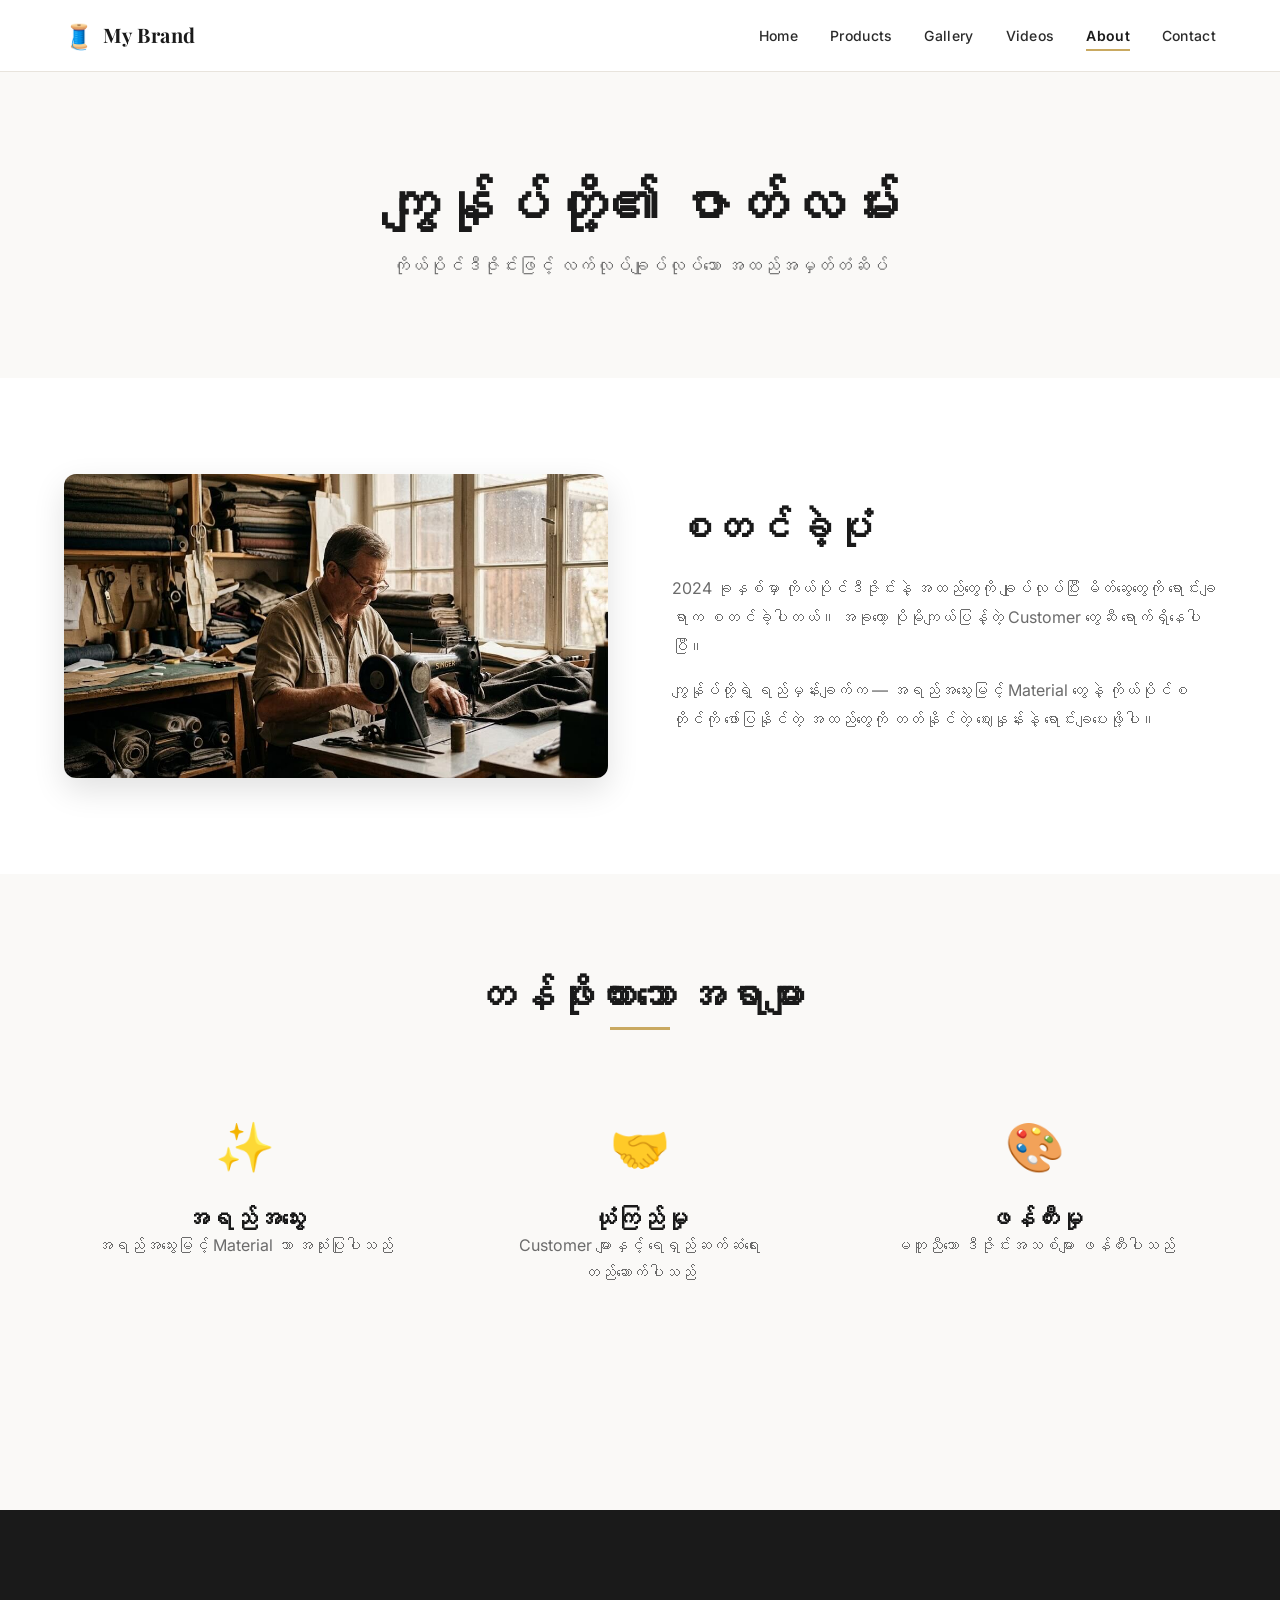
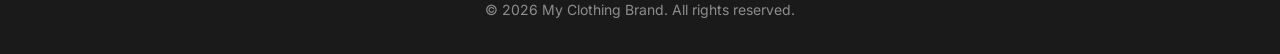
<file: about.html>
<!DOCTYPE html>
<html lang="my">
<head>
  <meta charset="UTF-8">
  <meta name="viewport" content="width=device-width, initial-scale=1.0">

  <title>ကျွန်ုပ်တို့အကြောင်း — My Clothing Brand</title>
  <meta name="description" content="ကျွန်ုပ်တို့၏ ဇာတ်လမ်း၊ Brand စတင်ခဲ့ပုံနှင့် တန်ဖိုးထားသော အရာများ">
  <meta name="robots" content="index, follow">
  <link rel="canonical" href="https://javascript101101-art.github.io/my-clothing-brand/about.html">

  <!-- Open Graph -->
  <meta property="og:type" content="website">
  <meta property="og:url" content="https://javascript101101-art.github.io/my-clothing-brand/about.html">
  <meta property="og:title" content="ကျွန်ုပ်တို့အကြောင်း — My Clothing Brand">
  <meta property="og:description" content="ကျွန်ုပ်တို့၏ ဇာတ်လမ်းနှင့် Brand အကြောင်း">
  <meta property="og:image" content="https://javascript101101-art.github.io/my-clothing-brand/assets/images/team/workshop.jpg">

  <!-- Twitter -->
  <meta name="twitter:card" content="summary_large_image">

  <!-- Favicon -->
  <link rel="icon" type="image/png" href="assets/images/logo/favicon.png">
  <link rel="preconnect" href="https://fonts.googleapis.com">
  <link rel="preconnect" href="https://fonts.gstatic.com" crossorigin>

  <!-- Stylesheets -->
  <link rel="stylesheet" href="css/variables.css">
  <link rel="stylesheet" href="css/style.css">
  <link rel="stylesheet" href="css/responsive.css">
  <link rel="stylesheet" href="css/animations.css">

  <!-- Structured Data — AboutPage -->
  <script type="application/ld+json">
  {
    "@context": "https://schema.org",
    "@type": "AboutPage",
    "name": "About My Clothing Brand",
    "url": "https://javascript101101-art.github.io/my-clothing-brand/about.html"
  }
  </script>
</head>
<body>

  <header class="header" id="header">
    <div class="header__inner">
      <a href="index.html" class="logo">
        <span class="logo__icon">🧵</span>
        <span>My Brand</span>
      </a>
      <button class="menu-toggle" id="menuToggle" aria-label="Menu">
        <span></span><span></span><span></span>
      </button>
      <nav class="nav" id="nav">
        <a href="index.html" class="nav__link">Home</a>
        <a href="products.html" class="nav__link">Products</a>
        <a href="gallery.html" class="nav__link">Gallery</a>
        <a href="videos.html" class="nav__link">Videos</a>
        <a href="about.html" class="nav__link active">About</a>
        <a href="contact.html" class="nav__link">Contact</a>
      </nav>
    </div>
  </header>

  <section class="section">
    <div class="container-narrow text-center">
      <h1 style="margin-bottom: var(--space-md);">ကျွန်ုပ်တို့၏ ဇာတ်လမ်း</h1>
      <p style="font-size: var(--text-lg);">
        ကိုယ်ပိုင်ဒီဇိုင်းဖြင့် လက်လုပ်ချုပ်လုပ်သော အထည်အမှတ်တံဆိပ်
      </p>
    </div>
  </section>

  <section class="section" style="background: var(--color-surface);">
    <div class="container">
      <div class="story">
        <div class="story__image">
          <img src="assets/images/team/workshop.jpg" alt="Workshop" loading="lazy">
        </div>
        <div class="story__content">
          <h2>စတင်ခဲ့ပုံ</h2>
          <p>
            2024 ခုနှစ်မှာ ကိုယ်ပိုင်ဒီဇိုင်းနဲ့ အထည်တွေကို
            ချုပ်လုပ်ပြီး မိတ်ဆွေတွေကို ရောင်းချရာက စတင်ခဲ့ပါတယ်။
            အခုတော့ ပိုမိုကျယ်ပြန့်တဲ့ Customer တွေဆီ ရောက်ရှိနေပါပြီ။
          </p>
          <p>
            ကျွန်ုပ်တို့ရဲ့ ရည်မှန်းချက်က — အရည်အသွေးမြင့် Material တွေနဲ့
            ကိုယ်ပိုင်စတိုင်ကို ဖော်ပြနိုင်တဲ့ အထည်တွေကို
            တတ်နိုင်တဲ့ ဈေးနှုန်းနဲ့ ရောင်းချပေးဖို့ပါ။
          </p>
        </div>
      </div>
    </div>
  </section>

  <section class="section">
    <div class="container">
      <div class="section-title">
        <h2>တန်ဖိုးထားသော အရာများ</h2>
      </div>

      <div class="product-grid" style="grid-template-columns: repeat(auto-fit, minmax(240px, 1fr));">
        <div style="text-align: center; padding: var(--space-xl);">
          <div style="font-size: 3rem; margin-bottom: var(--space-md);">✨</div>
          <h3>အရည်အသွေး</h3>
          <p>အရည်အသွေးမြင့် Material သာ အသုံးပြုပါသည်</p>
        </div>
        <div style="text-align: center; padding: var(--space-xl);">
          <div style="font-size: 3rem; margin-bottom: var(--space-md);">🤝</div>
          <h3>ယုံကြည်မှု</h3>
          <p>Customer များနှင့် ရေရှည်ဆက်ဆံရေး တည်ဆောက်ပါသည်</p>
        </div>
        <div style="text-align: center; padding: var(--space-xl);">
          <div style="font-size: 3rem; margin-bottom: var(--space-md);">🎨</div>
          <h3>ဖန်တီးမှု</h3>
          <p>မတူညီသော ဒီဇိုင်းအသစ်များ ဖန်တီးပါသည်</p>
        </div>
      </div>
    </div>
  </section>

  <footer class="footer">
    <div class="container">
      <div class="footer__bottom" style="border: none;">
        © 2026 My Clothing Brand. All rights reserved.
      </div>
    </div>
  </footer>

  <script src="js/main.js"></script>
  <script src="js/animations.js"></script>
  
</body>
</html>
</file>
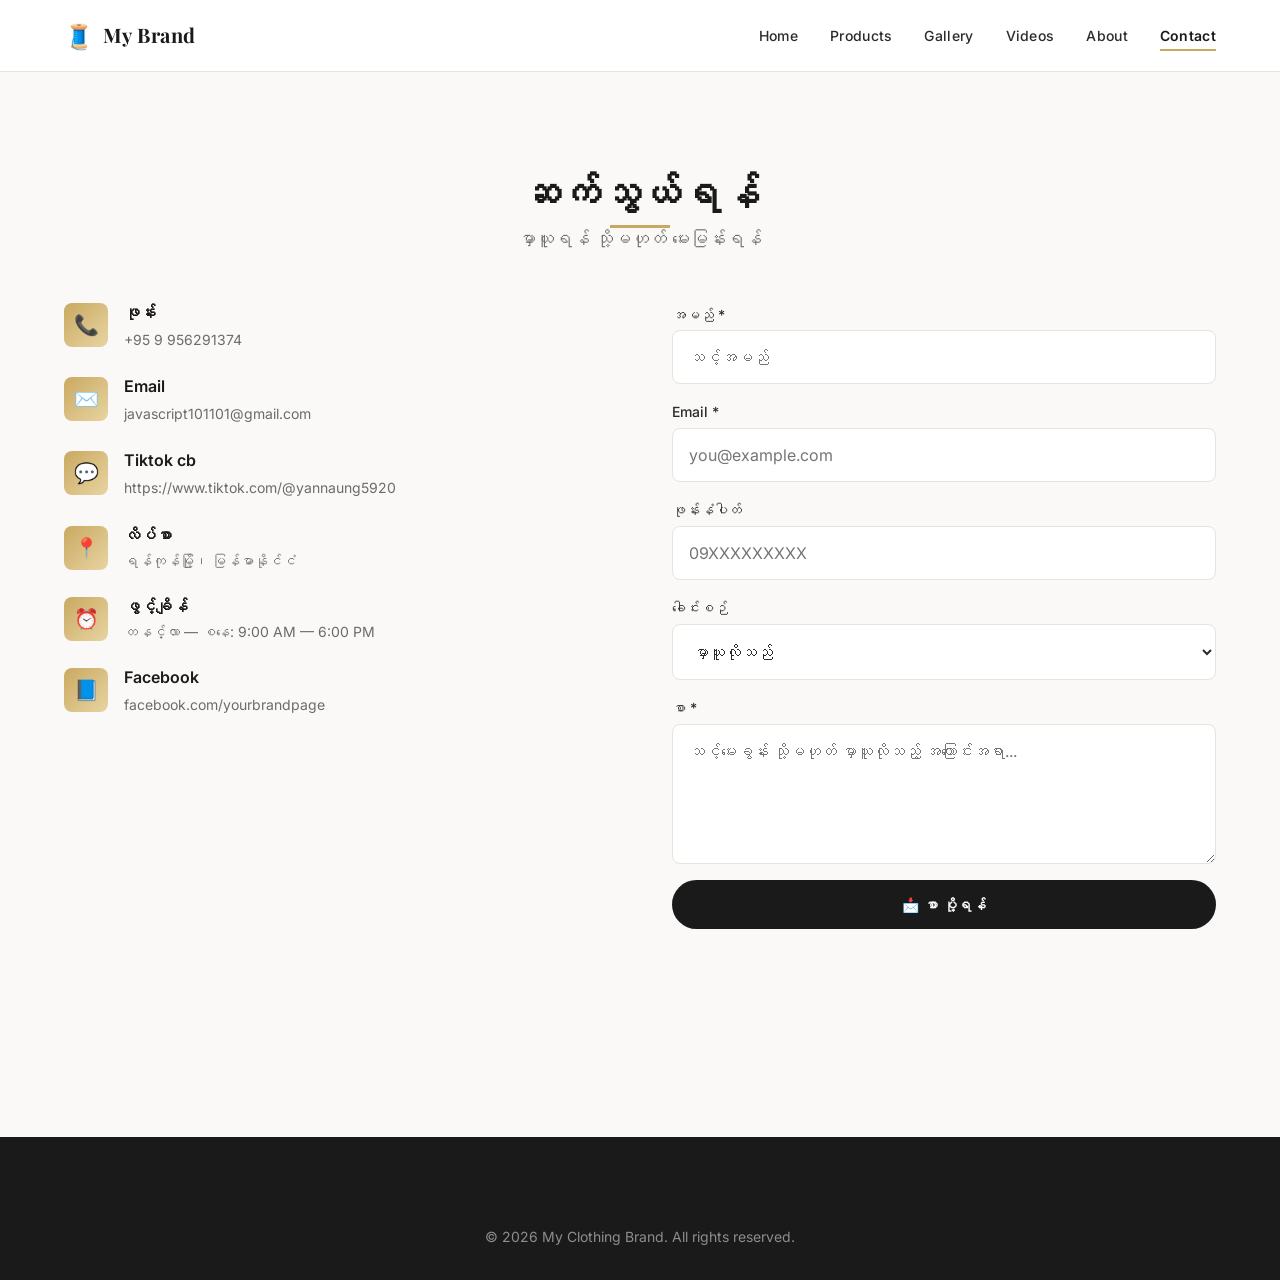
<file: contact.html>
<!DOCTYPE html>
<html lang="my">
<head>
  <meta charset="UTF-8">
  <meta name="viewport" content="width=device-width, initial-scale=1.0">

  <title>ဆက်သွယ်ရန် — My Clothing Brand</title>
  <meta name="description" content="မှာယူရန် သို့မဟုတ် မေးမြန်းရန် ဆက်သွယ်ပါ။ ဖုန်း၊ Viber၊ Messenger၊ Email">
  <meta name="robots" content="index, follow">
  <link rel="preconnect" href="https://fonts.googleapis.com">
  <link rel="preconnect" href="https://fonts.gstatic.com" crossorigin>
  <link rel="canonical" href="https://javascript101101-art.github.io/my-clothing-brand/contact.html">

  <!-- Open Graph -->
  <meta property="og:type" content="website">
  <meta property="og:url" content="https://javascript101101-art.github.io/my-clothing-brand/contact.html">
  <meta property="og:title" content="ဆက်သွယ်ရန် — My Clothing Brand">
  <meta property="og:description" content="မှာယူရန် သို့မဟုတ် မေးမြန်းရန် ဆက်သွယ်ပါ">
  <meta property="og:image" content="https://javascript101101-art.github.io/my-clothing-brand/assets/images/banners/hero-bg.jpg">

  <!-- Twitter -->
  <meta name="twitter:card" content="summary_large_image">

  <!-- Favicon -->
  <link rel="icon" type="image/png" href="assets/images/logo/favicon.png">

  <!-- Stylesheets -->
  <link rel="stylesheet" href="css/variables.css">
  <link rel="stylesheet" href="css/style.css">
  <link rel="stylesheet" href="css/responsive.css">
  <link rel="stylesheet" href="css/animations.css">

  <!-- Structured Data — ContactPage -->
  <script type="application/ld+json">
  {
    "@context": "https://schema.org",
    "@type": "ContactPage",
    "name": "Contact My Clothing Brand",
    "url": "https://javascript101101-art.github.io/my-clothing-brand/contact.html"
  }
  </script>
</head>
<body>

  <!-- ===== Header ===== -->
  <header class="header" id="header">
    <div class="header__inner">
      <a href="index.html" class="logo">
        <span class="logo__icon">🧵</span>
        <span>My Brand</span>
      </a>

      <button class="menu-toggle" id="menuToggle" aria-label="Menu">
        <span></span>
        <span></span>
        <span></span>
      </button>

      <nav class="nav" id="nav">
        <a href="index.html" class="nav__link">Home</a>
        <a href="products.html" class="nav__link">Products</a>
        <a href="gallery.html" class="nav__link">Gallery</a>
        <a href="videos.html" class="nav__link">Videos</a>
        <a href="about.html" class="nav__link">About</a>
        <a href="contact.html" class="nav__link active">Contact</a>
      </nav>
    </div>
  </header>

  <!-- ===== Contact Section ===== -->
  <section class="section">
    <div class="container">
      <div class="section-title">
        <h2>ဆက်သွယ်ရန်</h2>
        <p class="subtitle">မှာယူရန် သို့မဟုတ် မေးမြန်းရန်</p>
      </div>

      <div class="contact-grid">
        <!-- ===== Contact Info ===== -->
        <div class="contact-info">
          <div class="contact-info__item">
            <div class="contact-info__icon">📞</div>
            <div class="contact-info__text">
              <h4>ဖုန်း</h4>
              <a href="tel:+959956291374">+95 9 956291374</a>
            </div>
          </div>

          <div class="contact-info__item">
            <div class="contact-info__icon">✉️</div>
            <div class="contact-info__text">
              <h4>Email</h4>
              <a href="mailto:javascript101101@gmail.com">javascript101101@gmail.com</a>
            </div>
          </div>

          <div class="contact-info__item">
            <div class="contact-info__icon">💬</div>
            <div class="contact-info__text">
              <h4>Tiktok cb</h4>
              <a href="https://www.tiktok.com/@yannaung5920" target="_blank" rel="noopener">
                https://www.tiktok.com/@yannaung5920
              </a>
            </div>
          </div>

          <div class="contact-info__item">
            <div class="contact-info__icon">📍</div>
            <div class="contact-info__text">
              <h4>လိပ်စာ</h4>
              <p>ရန်ကုန်မြို့၊ မြန်မာနိုင်ငံ</p>
            </div>
          </div>

          <div class="contact-info__item">
            <div class="contact-info__icon">⏰</div>
            <div class="contact-info__text">
              <h4>ဖွင့်ချိန်</h4>
              <p>တနင်္လာ — စနေ: 9:00 AM — 6:00 PM</p>
            </div>
          </div>

          <div class="contact-info__item">
            <div class="contact-info__icon">📘</div>
            <div class="contact-info__text">
              <h4>Facebook</h4>
              <a href="https://facebook.com/yourbrandpage" target="_blank" rel="noopener">
                facebook.com/yourbrandpage
              </a>
            </div>
          </div>
        </div>

        <!-- ===== Contact Form (Formspree) ===== -->
        <form
          class="form"
          id="contactForm"
          action="https://formspree.io/f/xgaoypza"
          method="POST"
          novalidate
        >
          <!-- ⭐ Honeypot Field — Bot များကို ကာကွယ်ရန် (User မမြင်ရ) -->
          <input type="text" name="_gotcha" style="display:none" tabindex="-1" autocomplete="off">

          <!-- Email Subject (Formspree မှ လက်ခံမည့် Subject) -->
          <input type="hidden" name="_subject" value="New Contact Message from Website">

          <div class="form-group">
            <label class="form-label" for="name">အမည် *</label>
            <input
              type="text"
              id="name"
              name="name"
              class="form-input"
              required
              placeholder="သင့်အမည်"
              autocomplete="name"
            >
          </div>

          <div class="form-group">
            <label class="form-label" for="email">Email *</label>
            <input
              type="email"
              id="email"
              name="email"
              class="form-input"
              required
              placeholder="you@example.com"
              autocomplete="email"
            >
          </div>

          <div class="form-group">
            <label class="form-label" for="phone">ဖုန်းနံပါတ်</label>
            <input
              type="tel"
              id="phone"
              name="phone"
              class="form-input"
              placeholder="09XXXXXXXXX"
              autocomplete="tel"
            >
          </div>

          <div class="form-group">
            <label class="form-label" for="subject">ခေါင်းစဉ်</label>
            <select id="subject" name="subject" class="form-input">
              <option value="မှာယူလိုသည်">မှာယူလိုသည်</option>
              <option value="မေးခွန်းရှိသည်">မေးခွန်းရှိသည်</option>
              <option value="အထည်အရွယ်အစား မေးရန်">အထည်အရွယ်အစား မေးရန်</option>
              <option value="အခြား">အခြား</option>
            </select>
          </div>

          <div class="form-group">
            <label class="form-label" for="message">စာ *</label>
            <textarea
              id="message"
              name="message"
              class="form-textarea"
              required
              placeholder="သင့်မေးခွန်း သို့မဟုတ် မှာယူလိုသည့် အကြောင်းအရာ..."
            ></textarea>
          </div>

          <button type="submit" class="btn btn--primary" id="submitBtn">
            📩 စာ ပို့ရန်
          </button>

          <!-- Form Status Message (JS မှ ဖြည့်မည်) -->
          <div id="formStatus" role="status" aria-live="polite"></div>
        </form>
      </div>
    </div>
  </section>

  <!-- ===== Footer ===== -->
  <footer class="footer">
    <div class="container">
      <div class="footer__bottom" style="border: none;">
        © 2026 My Clothing Brand. All rights reserved.
      </div>
    </div>
  </footer>

  <!-- ===== Scripts ===== -->
  <script src="js/main.js"></script>
  <script src="js/contact.js"></script>
  <script src="js/animations.js"></script>
</body>
</html>
</file>
<file: css/variables.css>
/* ============================================
   Design Tokens — Colors, Fonts, Spacing
   ============================================ */

:root {
  /* ===== Brand Colors ===== */
  --color-primary: #1a1a1a;
  --color-secondary: #c9a961;
  --color-accent: #e63946;
  --color-bg: #faf9f7;
  --color-surface: #ffffff;
  --color-text: #2b2b2b;
  --color-text-light: #6b6b6b;
  --color-text-muted: #9a9a9a;
  --color-border: #e8e4dd;
  --color-success: #2a9d8f;
  --color-error: #e63946;

  /* ===== Gradients ===== */
  --gradient-gold: linear-gradient(135deg, #c9a961 0%, #e8d4a2 100%);
  --gradient-dark: linear-gradient(135deg, #1a1a1a 0%, #2b2b2b 100%);

  /* ===== Typography ===== */
  --font-heading: 'Playfair Display', 'Pyidaungsu', Georgia, serif;
  --font-body: 'Inter', 'Pyidaungsu', -apple-system, BlinkMacSystemFont, sans-serif;

  --text-xs: 0.75rem;
  --text-sm: 0.875rem;
  --text-base: 1rem;
  --text-lg: 1.125rem;
  --text-xl: 1.25rem;
  --text-2xl: 1.5rem;
  --text-3xl: 2rem;
  --text-4xl: 2.5rem;
  --text-5xl: 3.5rem;

  /* ===== Font Weights ===== */
  --fw-light: 300;
  --fw-regular: 400;
  --fw-medium: 500;
  --fw-semibold: 600;
  --fw-bold: 700;

  /* ===== Spacing ===== */
  --space-xs: 0.25rem;
  --space-sm: 0.5rem;
  --space-md: 1rem;
  --space-lg: 1.5rem;
  --space-xl: 2rem;
  --space-2xl: 3rem;
  --space-3xl: 4rem;
  --space-4xl: 6rem;

  /* ===== Border Radius ===== */
  --radius-sm: 4px;
  --radius-md: 8px;
  --radius-lg: 12px;
  --radius-xl: 20px;
  --radius-full: 9999px;

  /* ===== Shadows ===== */
  --shadow-sm: 0 1px 3px rgba(0, 0, 0, 0.06);
  --shadow-md: 0 4px 12px rgba(0, 0, 0, 0.08);
  --shadow-lg: 0 12px 32px rgba(0, 0, 0, 0.12);
  --shadow-xl: 0 24px 48px rgba(0, 0, 0, 0.16);

  /* ===== Transitions ===== */
  --transition-fast: 150ms ease;
  --transition-base: 250ms ease;
  --transition-slow: 400ms ease;

  /* ===== Layout ===== */
  --container-max: 1200px;
  --container-narrow: 800px;
  --header-height: 72px;

  /* ===== Z-Index ===== */
  --z-header: 100;
  --z-modal: 200;
  --z-toast: 300;
}
</file>
<file: css/style.css>
/* ============================================
   Global Styles
   ============================================ */

/* ===== Google Fonts Import ===== */
@import url('https://fonts.googleapis.com/css2?family=Playfair+Display:wght@400;500;600;700&family=Inter:wght@300;400;500;600;700&family=Pyidaungsu:wght@400;700&display=swap');

/* ===== CSS Reset ===== */
*, *::before, *::after {
  margin: 0;
  padding: 0;
  box-sizing: border-box;
}

html {
  scroll-behavior: smooth;
  -webkit-text-size-adjust: 100%;
}

body {
  font-family: var(--font-body);
  font-size: var(--text-base);
  line-height: 1.7;
  color: var(--color-text);
  background: var(--color-bg);
  -webkit-font-smoothing: antialiased;
  overflow-x: hidden;
}

img, video {
  max-width: 100%;
  height: auto;
  display: block;
}

a {
  color: inherit;
  text-decoration: none;
  transition: color var(--transition-fast);
}

button {
  font-family: inherit;
  cursor: pointer;
  border: none;
  background: none;
}

/* ===== Typography ===== */
h1, h2, h3, h4 {
  font-family: var(--font-heading);
  font-weight: var(--fw-semibold);
  line-height: 1.2;
  color: var(--color-primary);
}

h1 { font-size: clamp(2rem, 5vw, var(--text-5xl)); }
h2 { font-size: clamp(1.5rem, 4vw, var(--text-4xl)); }
h3 { font-size: clamp(1.25rem, 3vw, var(--text-2xl)); }
h4 { font-size: var(--text-xl); }

p { color: var(--color-text-light); }

/* ===== Layout ===== */
.container {
  max-width: var(--container-max);
  margin: 0 auto;
  padding: 0 var(--space-lg);
}

.container-narrow {
  max-width: var(--container-narrow);
  margin: 0 auto;
  padding: 0 var(--space-lg);
}

.section {
  padding: var(--space-4xl) 0;
}

.section-title {
  text-align: center;
  margin-bottom: var(--space-2xl);
}

.section-title h2 {
  margin-bottom: var(--space-sm);
}

.section-title .subtitle {
  color: var(--color-text-light);
  font-size: var(--text-lg);
  font-weight: var(--fw-light);
}

/* ===== Header ===== */
.header {
  position: sticky;
  top: 0;
  z-index: var(--z-header);
  background: rgba(255, 255, 255, 0.95);
  backdrop-filter: blur(12px);
  -webkit-backdrop-filter: blur(12px);
  border-bottom: 1px solid var(--color-border);
  height: var(--header-height);
  transition: box-shadow var(--transition-base);
}

.header.scrolled {
  box-shadow: var(--shadow-sm);
}

.header__inner {
  display: flex;
  align-items: center;
  justify-content: space-between;
  height: 100%;
  max-width: var(--container-max);
  margin: 0 auto;
  padding: 0 var(--space-lg);
}

.logo {
  display: flex;
  align-items: center;
  gap: var(--space-sm);
  font-family: var(--font-heading);
  font-size: var(--text-xl);
  font-weight: var(--fw-bold);
  color: var(--color-primary);
  letter-spacing: 0.5px;
}

.logo__icon {
  font-size: var(--text-2xl);
}

/* ===== Navigation ===== */
.nav {
  display: flex;
  align-items: center;
  gap: var(--space-xl);
}

.nav__link {
  font-size: var(--text-sm);
  font-weight: var(--fw-medium);
  color: var(--color-text);
  letter-spacing: 0.3px;
  position: relative;
  padding: var(--space-xs) 0;
}

.nav__link::after {
  content: '';
  position: absolute;
  bottom: 0;
  left: 0;
  width: 0;
  height: 2px;
  background: var(--color-secondary);
  transition: width var(--transition-base);
}

.nav__link:hover::after,
.nav__link.active::after {
  width: 100%;
}

.nav__link.active {
  color: var(--color-primary);
  font-weight: var(--fw-semibold);
}

/* ===== Mobile Menu Toggle ===== */
.menu-toggle {
  display: none;
  flex-direction: column;
  gap: 5px;
  padding: var(--space-sm);
}

.menu-toggle span {
  display: block;
  width: 24px;
  height: 2px;
  background: var(--color-primary);
  transition: transform var(--transition-base), opacity var(--transition-base);
}

.menu-toggle.active span:nth-child(1) {
  transform: translateY(7px) rotate(45deg);
}

.menu-toggle.active span:nth-child(2) {
  opacity: 0;
}

.menu-toggle.active span:nth-child(3) {
  transform: translateY(-7px) rotate(-45deg);
}

/* ===== Buttons ===== */
.btn {
  display: inline-flex;
  align-items: center;
  justify-content: center;
  gap: var(--space-sm);
  padding: var(--space-md) var(--space-xl);
  font-family: var(--font-body);
  font-size: var(--text-sm);
  font-weight: var(--fw-semibold);
  letter-spacing: 0.5px;
  border-radius: var(--radius-full);
  cursor: pointer;
  transition: all var(--transition-base);
  white-space: nowrap;
  text-transform: uppercase;
}

.btn--primary {
  background: var(--color-primary);
  color: var(--color-surface);
}

.btn--primary:hover {
  background: var(--color-secondary);
  color: var(--color-primary);
  transform: translateY(-2px);
  box-shadow: var(--shadow-md);
}

.btn--outline {
  border: 2px solid var(--color-primary);
  color: var(--color-primary);
  background: transparent;
}

.btn--outline:hover {
  background: var(--color-primary);
  color: var(--color-surface);
}

.btn--gold {
  background: var(--gradient-gold);
  color: var(--color-primary);
}

.btn--gold:hover {
  transform: translateY(-2px);
  box-shadow: 0 8px 24px rgba(201, 169, 97, 0.4);
}

.btn--messenger {
  background: #0084ff;
  color: white;
}

.btn--viber {
  background: #7360f2;
  color: white;
}

.btn--phone {
  background: var(--color-success);
  color: white;
}

/* ===== Hero Section ===== */
.hero {
  position: relative;
  min-height: 85vh;
  display: flex;
  align-items: center;
  justify-content: center;
  text-align: center;
  color: var(--color-surface);
  overflow: hidden;
  background: var(--gradient-dark);
}

.hero::before {
  content: '';
  position: absolute;
  inset: 0;
  background-image: url('../assets/images/banners/hero-bg.jpg');
  background-size: cover;
  background-position: center;
  opacity: 0.35;
  z-index: 1;
}

.hero__content {
  position: relative;
  z-index: 2;
  max-width: 800px;
  padding: var(--space-2xl);
}

.hero__title {
  color: var(--color-surface);
  margin-bottom: var(--space-lg);
  font-weight: var(--fw-bold);
  letter-spacing: -0.5px;
}

.hero__title span {
  color: var(--color-secondary);
  font-style: italic;
}

.hero__subtitle {
  color: rgba(255, 255, 255, 0.85);
  font-size: var(--text-lg);
  font-weight: var(--fw-light);
  margin-bottom: var(--space-2xl);
  letter-spacing: 0.5px;
}

.hero__actions {
  display: flex;
  gap: var(--space-md);
  justify-content: center;
  flex-wrap: wrap;
}

/* ===== Product Grid ===== */
.product-grid {
  display: grid;
  grid-template-columns: repeat(auto-fill, minmax(260px, 1fr));
  gap: var(--space-xl);
}

.product-card {
  background: var(--color-surface);
  border-radius: var(--radius-lg);
  overflow: hidden;
  transition: transform var(--transition-base), box-shadow var(--transition-base);
  cursor: pointer;
}

.product-card:hover {
  transform: translateY(-6px);
  box-shadow: var(--shadow-lg);
}

.product-card__image {
  position: relative;
  aspect-ratio: 3/4;
  overflow: hidden;
  background: var(--color-bg);
}

.product-card__image img {
  width: 100%;
  height: 100%;
  object-fit: cover;
  transition: transform var(--transition-slow);
}

.product-card:hover .product-card__image img {
  transform: scale(1.06);
}

.product-card__badge {
  position: absolute;
  top: var(--space-md);
  left: var(--space-md);
  padding: var(--space-xs) var(--space-md);
  background: var(--color-accent);
  color: white;
  font-size: var(--text-xs);
  font-weight: var(--fw-semibold);
  border-radius: var(--radius-full);
  letter-spacing: 0.5px;
  text-transform: uppercase;
}

.product-card__body {
  padding: var(--space-lg);
  text-align: center;
}

.product-card__title {
  font-size: var(--text-base);
  font-weight: var(--fw-semibold);
  margin-bottom: var(--space-xs);
  color: var(--color-primary);
}

.product-card__price {
  font-size: var(--text-lg);
  font-weight: var(--fw-bold);
  color: var(--color-secondary);
  letter-spacing: 0.3px;
}

/* ===== Filter Bar ===== */
.filter-bar {
  display: flex;
  gap: var(--space-sm);
  justify-content: center;
  flex-wrap: wrap;
  margin-bottom: var(--space-2xl);
}

.filter-btn {
  padding: var(--space-sm) var(--space-lg);
  font-size: var(--text-sm);
  font-weight: var(--fw-medium);
  color: var(--color-text-light);
  background: var(--color-surface);
  border: 1px solid var(--color-border);
  border-radius: var(--radius-full);
  transition: all var(--transition-fast);
}

.filter-btn:hover,
.filter-btn.active {
  background: var(--color-primary);
  color: var(--color-surface);
  border-color: var(--color-primary);
}

/* ===== About / Story Block ===== */
.story {
  display: grid;
  grid-template-columns: 1fr 1fr;
  gap: var(--space-3xl);
  align-items: center;
}

.story__image {
  border-radius: var(--radius-lg);
  overflow: hidden;
  box-shadow: var(--shadow-lg);
}

.story__image img {
  width: 100%;
  height: 100%;
  object-fit: cover;
}

.story__content h2 {
  margin-bottom: var(--space-lg);
}

.story__content p {
  margin-bottom: var(--space-md);
  font-size: var(--text-base);
  line-height: 1.8;
}

/* ===== Video Gallery ===== */
.video-grid {
  display: grid;
  grid-template-columns: repeat(auto-fill, minmax(320px, 1fr));
  gap: var(--space-xl);
}

.video-wrapper {
  position: relative;
  padding-bottom: 56.25%; /* 16:9 */
  height: 0;
  overflow: hidden;
  border-radius: var(--radius-lg);
  box-shadow: var(--shadow-md);
}

.video-wrapper iframe {
  position: absolute;
  top: 0;
  left: 0;
  width: 100%;
  height: 100%;
  border: 0;
}

/* ===== Contact Section ===== */
.contact-grid {
  display: grid;
  grid-template-columns: 1fr 1fr;
  gap: var(--space-3xl);
}

.contact-info__item {
  display: flex;
  align-items: flex-start;
  gap: var(--space-md);
  margin-bottom: var(--space-lg);
}

.contact-info__icon {
  width: 44px;
  height: 44px;
  display: flex;
  align-items: center;
  justify-content: center;
  background: var(--gradient-gold);
  border-radius: var(--radius-md);
  font-size: var(--text-xl);
  flex-shrink: 0;
}

.contact-info__text h4 {
  font-size: var(--text-base);
  margin-bottom: var(--space-xs);
  font-family: var(--font-body);
  font-weight: var(--fw-semibold);
}

.contact-info__text p,
.contact-info__text a {
  color: var(--color-text-light);
  font-size: var(--text-sm);
}

.contact-info__text a:hover {
  color: var(--color-secondary);
}

/* ===== Form ===== */
.form {
  display: flex;
  flex-direction: column;
  gap: var(--space-md);
}

.form-group {
  display: flex;
  flex-direction: column;
  gap: var(--space-xs);
}

.form-label {
  font-size: var(--text-sm);
  font-weight: var(--fw-medium);
  color: var(--color-text);
}

.form-input,
.form-textarea {
  padding: var(--space-md);
  font-family: inherit;
  font-size: var(--text-base);
  color: var(--color-text);
  background: var(--color-surface);
  border: 1px solid var(--color-border);
  border-radius: var(--radius-md);
  transition: border-color var(--transition-fast), box-shadow var(--transition-fast);
}

.form-input:focus,
.form-textarea:focus {
  outline: none;
  border-color: var(--color-secondary);
  box-shadow: 0 0 0 3px rgba(201, 169, 97, 0.15);
}

.form-textarea {
  min-height: 140px;
  resize: vertical;
}

/* ===== Footer ===== */
.footer {
  background: var(--color-primary);
  color: rgba(255, 255, 255, 0.75);
  padding: var(--space-3xl) 0 var(--space-xl);
  margin-top: var(--space-4xl);
}

.footer__grid {
  display: grid;
  grid-template-columns: 2fr 1fr 1fr;
  gap: var(--space-2xl);
  margin-bottom: var(--space-2xl);
}

.footer__brand {
  font-family: var(--font-heading);
  font-size: var(--text-xl);
  color: var(--color-surface);
  margin-bottom: var(--space-md);
}

.footer__desc {
  font-size: var(--text-sm);
  line-height: 1.8;
  margin-bottom: var(--space-lg);
}

.footer__title {
  color: var(--color-surface);
  font-family: var(--font-body);
  font-size: var(--text-base);
  font-weight: var(--fw-semibold);
  margin-bottom: var(--space-md);
  text-transform: uppercase;
  letter-spacing: 1px;
}

.footer__links {
  display: flex;
  flex-direction: column;
  gap: var(--space-sm);
  list-style: none;
}

.footer__links a {
  font-size: var(--text-sm);
  color: rgba(255, 255, 255, 0.7);
  transition: color var(--transition-fast);
}

.footer__links a:hover {
  color: var(--color-secondary);
}

.footer__social {
  display: flex;
  gap: var(--space-md);
  margin-top: var(--space-md);
}

.footer__social a {
  width: 40px;
  height: 40px;
  display: flex;
  align-items: center;
  justify-content: center;
  background: rgba(255, 255, 255, 0.08);
  border-radius: var(--radius-full);
  transition: background var(--transition-fast), transform var(--transition-fast);
  font-size: var(--text-lg);
}

.footer__social a:hover {
  background: var(--color-secondary);
  transform: translateY(-3px);
}

.footer__bottom {
  padding-top: var(--space-lg);
  border-top: 1px solid rgba(255, 255, 255, 0.1);
  text-align: center;
  font-size: var(--text-sm);
  color: rgba(255, 255, 255, 0.5);
}

/* ===== Utilities ===== */
.text-center { text-align: center; }
.mt-md { margin-top: var(--space-md); }
.mt-lg { margin-top: var(--space-lg); }
.mt-xl { margin-top: var(--space-xl); }
.mb-md { margin-bottom: var(--space-md); }
.mb-lg { margin-bottom: var(--space-lg); }
.hidden { display: none !important; }

/* ===== Animations ===== */
@keyframes fadeInUp {
  from {
    opacity: 0;
    transform: translateY(24px);
  }
  to {
    opacity: 1;
    transform: translateY(0);
  }
}

.fade-in-up {
  animation: fadeInUp 0.6s ease both;
}

.fade-in-up-delay-1 { animation-delay: 0.1s; }
.fade-in-up-delay-2 { animation-delay: 0.2s; }
.fade-in-up-delay-3 { animation-delay: 0.3s; }

/* ===== Loading State ===== */
.loading {
  text-align: center;
  padding: var(--space-3xl);
  color: var(--color-text-muted);
}
</file>
<file: css/responsive.css>
/* ============================================
   Responsive Styles — Mobile First Adjustments
   ============================================ */

/* ===== Tablet (max 992px) ===== */
@media (max-width: 992px) {
  .story,
  .contact-grid {
    grid-template-columns: 1fr;
    gap: var(--space-2xl);
  }

  .footer__grid {
    grid-template-columns: 1fr 1fr;
  }
}

/* ===== Mobile (max 768px) ===== */
@media (max-width: 768px) {
  :root {
    --space-4xl: 3rem;
    --space-3xl: 2rem;
    --header-height: 64px;
  }

  /* Header */
  .menu-toggle {
    display: flex;
  }

  .nav {
    position: fixed;
    top: var(--header-height);
    left: 0;
    right: 0;
    background: var(--color-surface);
    flex-direction: column;
    gap: 0;
    padding: var(--space-lg);
    border-bottom: 1px solid var(--color-border);
    transform: translateY(-100%);
    opacity: 0;
    pointer-events: none;
    transition: transform var(--transition-base), opacity var(--transition-base);
    box-shadow: var(--shadow-md);
  }

  .nav.open {
    transform: translateY(0);
    opacity: 1;
    pointer-events: auto;
  }

  .nav__link {
    width: 100%;
    padding: var(--space-md) 0;
    border-bottom: 1px solid var(--color-border);
    font-size: var(--text-base);
  }

  .nav__link:last-child {
    border-bottom: none;
  }

  .nav__link::after {
    display: none;
  }

  /* Hero */
  .hero {
    min-height: 70vh;
  }

  .hero__content {
    padding: var(--space-lg);
  }

  .hero__actions {
    flex-direction: column;
    align-items: stretch;
  }

  .hero__actions .btn {
    width: 100%;
  }

  /* Product Grid */
  .product-grid {
    grid-template-columns: repeat(2, 1fr);
    gap: var(--space-md);
  }

  .product-card__body {
    padding: var(--space-md);
  }

  .product-card__title {
    font-size: var(--text-sm);
  }

  .product-card__price {
    font-size: var(--text-base);
  }

  /* Video Grid */
  .video-grid {
    grid-template-columns: 1fr;
  }

  /* Footer */
  .footer__grid {
    grid-template-columns: 1fr;
    text-align: center;
  }

  .footer__social {
    justify-content: center;
  }

  .footer__links {
    align-items: center;
  }

  /* Section */
  .section {
    padding: var(--space-3xl) 0;
  }

  /* Filter */
  .filter-bar {
    gap: var(--space-xs);
  }

  .filter-btn {
    padding: var(--space-xs) var(--space-md);
    font-size: var(--text-xs);
  }
}

/* ===== Small Mobile (max 480px) ===== */
@media (max-width: 480px) {
  .container,
  .container-narrow {
    padding: 0 var(--space-md);
  }

  .product-grid {
    grid-template-columns: 1fr;
  }

  .logo {
    font-size: var(--text-lg);
  }

  .logo__icon {
    font-size: var(--text-xl);
  }
}

/* ===== Print ===== */
@media print {
  .header,
  .footer,
  .menu-toggle,
  .btn {
    display: none !important;
  }

  body {
    background: white;
    color: black;
  }
}
</file>
<file: css/animations.css>
/* ============================================
   Animations & Effects
   ============================================ */

/* ===== 1. Page Load Fade In ===== */
body {
  animation: pageFadeIn 0.6s ease;
}

@keyframes pageFadeIn {
  from { opacity: 0; }
  to { opacity: 1; }
}

/* ===== 2. Scroll Reveal ===== */
.reveal {
  opacity: 0;
  transform: translateY(30px);
  transition: opacity 0.8s cubic-bezier(0.25, 0.46, 0.45, 0.94),
              transform 0.8s cubic-bezier(0.25, 0.46, 0.45, 0.94);
  will-change: opacity, transform;
}

.reveal.active {
  opacity: 1;
  transform: translateY(0);
}

/* Delay Variants */
.reveal-delay-1 { transition-delay: 0.1s; }
.reveal-delay-2 { transition-delay: 0.2s; }
.reveal-delay-3 { transition-delay: 0.3s; }
.reveal-delay-4 { transition-delay: 0.4s; }

/* ===== 3. Header Shrink on Scroll ===== */
.header {
  transition: height 0.3s ease, box-shadow 0.3s ease, background 0.3s ease;
}

.header.scrolled {
  height: 60px;
  box-shadow: 0 4px 20px rgba(0, 0, 0, 0.08);
  background: rgba(255, 255, 255, 0.98);
}

/* ===== 4. Button Ripple Effect ===== */
.btn {
  position: relative;
  overflow: hidden;
}

.btn::before {
  content: '';
  position: absolute;
  top: 50%;
  left: 50%;
  width: 0;
  height: 0;
  border-radius: 50%;
  background: rgba(255, 255, 255, 0.4);
  transform: translate(-50%, -50%);
  transition: width 0.6s ease, height 0.6s ease;
  pointer-events: none;
}

.btn:active::before {
  width: 400px;
  height: 400px;
  transition: width 0s, height 0s;
}

/* ===== 5. Product Card Enhanced Hover ===== */
.product-card {
  transition: transform 0.4s cubic-bezier(0.25, 0.46, 0.45, 0.94),
              box-shadow 0.4s ease;
}

.product-card:hover {
  transform: translateY(-8px) scale(1.02);
  box-shadow: 0 20px 40px rgba(0, 0, 0, 0.15);
}

.product-card__image {
  position: relative;
}

.product-card__image::after {
  content: '';
  position: absolute;
  inset: 0;
  background: linear-gradient(to top, rgba(0, 0, 0, 0.4), transparent 60%);
  opacity: 0;
  transition: opacity 0.4s ease;
  pointer-events: none;
}

.product-card:hover .product-card__image::after {
  opacity: 1;
}

.product-card__image img {
  transition: transform 0.6s cubic-bezier(0.25, 0.46, 0.45, 0.94);
}

.product-card:hover .product-card__image img {
  transform: scale(1.08);
}

/* ===== 6. Skeleton Loading ===== */
.skeleton {
  background: linear-gradient(
    90deg,
    #f0f0f0 25%,
    #e0e0e0 50%,
    #f0f0f0 75%
  );
  background-size: 200% 100%;
  animation: skeleton 1.5s infinite;
  border-radius: var(--radius-md);
}

@keyframes skeleton {
  0% { background-position: 200% 0; }
  100% { background-position: -200% 0; }
}

.skeleton-card {
  display: flex;
  flex-direction: column;
  gap: 12px;
}

.skeleton-card__image {
  aspect-ratio: 3/4;
  border-radius: var(--radius-lg);
}

.skeleton-card__text {
  height: 16px;
  border-radius: 4px;
}

.skeleton-card__text--short {
  width: 60%;
}

/* ===== 7. Image Fade In on Load ===== */
img.lazy-load {
  opacity: 0;
  transition: opacity 0.6s ease;
}

img.lazy-load.loaded {
  opacity: 1;
}

/* ===== 8. Back to Top Button ===== */
.back-to-top {
  position: fixed;
  bottom: 30px;
  right: 30px;
  width: 52px;
  height: 52px;
  border-radius: 50%;
  background: var(--color-primary);
  color: white;
  border: none;
  cursor: pointer;
  display: flex;
  align-items: center;
  justify-content: center;
  font-size: 22px;
  font-weight: 700;
  box-shadow: 0 4px 16px rgba(0, 0, 0, 0.2);
  opacity: 0;
  visibility: hidden;
  transform: translateY(20px);
  transition: all 0.35s cubic-bezier(0.25, 0.46, 0.45, 0.94);
  z-index: 999;
}

.back-to-top.show {
  opacity: 1;
  visibility: visible;
  transform: translateY(0);
}

.back-to-top:hover {
  background: var(--color-secondary);
  color: var(--color-primary);
  transform: translateY(-4px) scale(1.08);
  box-shadow: 0 8px 24px rgba(0, 0, 0, 0.25);
}

.back-to-top:active {
  transform: translateY(-2px) scale(1.02);
}

/* ===== 9. Hero Parallax ===== */
.hero {
  will-change: transform, opacity;
}

.hero::before {
  will-change: transform;
}

/* ===== 10. Floating Animation ===== */
@keyframes float {
  0%, 100% { transform: translateY(0); }
  50% { transform: translateY(-10px); }
}

.float {
  animation: float 3s ease-in-out infinite;
}

/* ===== 11. Pulse Effect (CTA) ===== */
@keyframes pulse {
  0% { box-shadow: 0 0 0 0 rgba(201, 169, 97, 0.6); }
  70% { box-shadow: 0 0 0 16px rgba(201, 169, 97, 0); }
  100% { box-shadow: 0 0 0 0 rgba(201, 169, 97, 0); }
}

.pulse {
  animation: pulse 2s infinite;
}

/* ===== 12. Section Title Underline ===== */
.section-title h2 {
  position: relative;
  display: inline-block;
}

.section-title h2::after {
  content: '';
  position: absolute;
  bottom: -12px;
  left: 50%;
  width: 0;
  height: 3px;
  background: var(--color-secondary);
  transform: translateX(-50%);
  transition: width 1s cubic-bezier(0.25, 0.46, 0.45, 0.94);
}

.section-title.reveal.active h2::after {
  width: 60px;
}

/* ===== 13. Form Input Focus ===== */
.form-input,
.form-textarea {
  transition: border-color 0.2s ease,
              box-shadow 0.2s ease,
              transform 0.2s ease;
}

.form-input:focus,
.form-textarea:focus {
  transform: translateY(-1px);
}

/* ===== 14. Icon Hover Bounce ===== */
.contact-info__icon {
  transition: transform 0.3s cubic-bezier(0.25, 0.46, 0.45, 0.94),
              box-shadow 0.3s ease;
}

.contact-info__item:hover .contact-info__icon {
  transform: translateY(-4px) rotate(-4deg);
  box-shadow: 0 8px 20px rgba(201, 169, 97, 0.3);
}

/* ===== 15. Nav Link Underline ===== */
.nav__link::after {
  transition: width 0.35s cubic-bezier(0.25, 0.46, 0.45, 0.94);
}

/* ===== 16. Footer Social Icon Hover ===== */
.footer__social a {
  transition: background 0.25s ease,
              transform 0.35s cubic-bezier(0.25, 0.46, 0.45, 0.94),
              box-shadow 0.25s ease;
}

/* ===== 17. Reduced Motion (Accessibility) ===== */
@media (prefers-reduced-motion: reduce) {
  *,
  *::before,
  *::after {
    animation-duration: 0.01ms !important;
    animation-iteration-count: 1 !important;
    transition-duration: 0.01ms !important;
    scroll-behavior: auto !important;
  }

  .reveal {
    opacity: 1;
    transform: none;
  }
}
</file>
